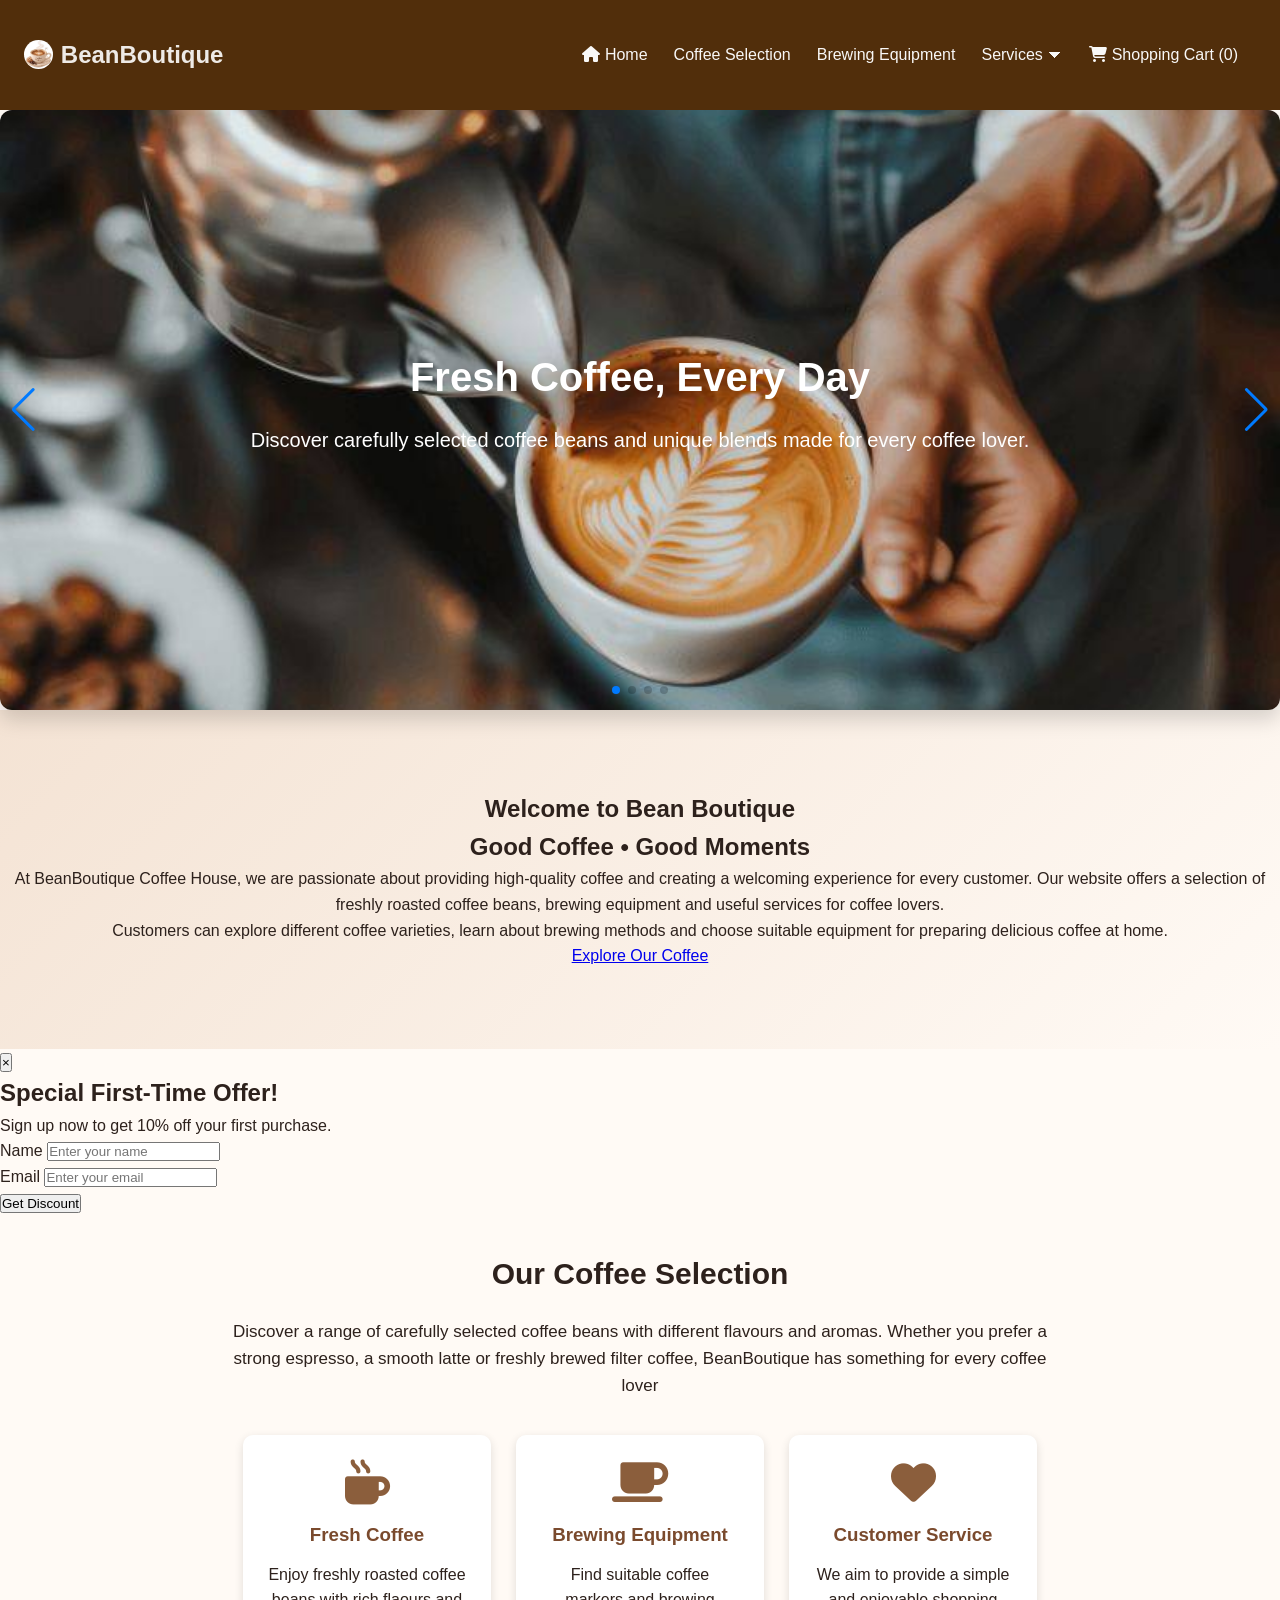
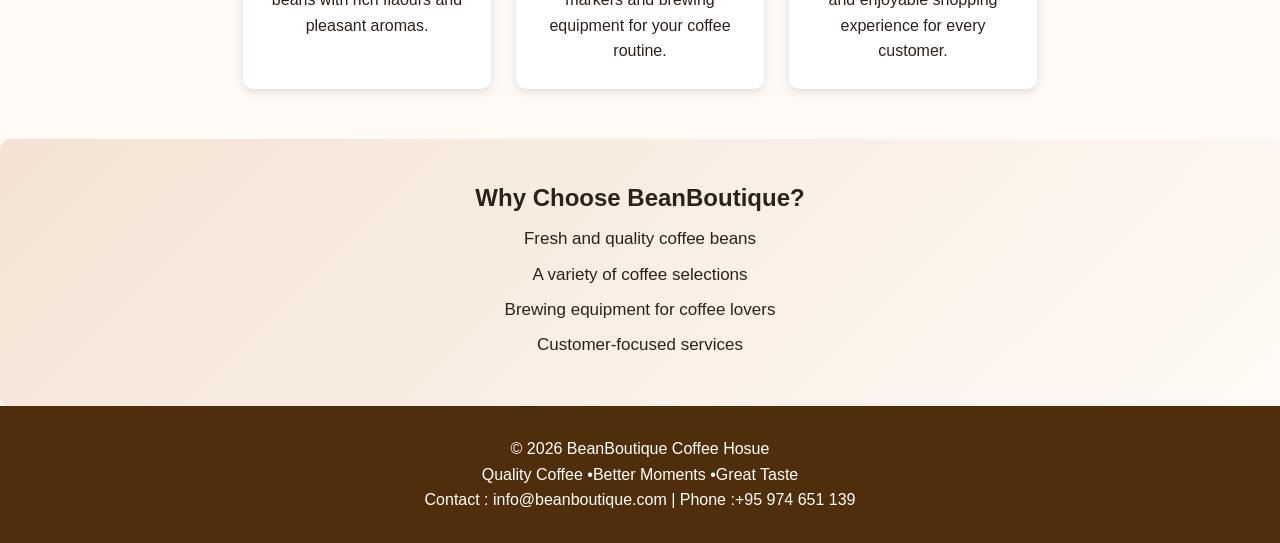
<file: index.html>
<!doctype html>
<html lang="en">
  <head>
    <meta charset="UTF-8">
    <meta name="viewport" content="width=device-width, initial-scale=1.0">

    <title>Bean Boutique Coffee House</title>
    <link rel="stylesheet" href="css/style.css">
    <link
      rel="stylesheet"
      href="https://cdnjs.cloudflare.com/ajax/libs/font-awesome/6.5.2/css/all.min.css">
    <link
      rel="stylesheet"
      href="https://cdn.jsdelivr.net/npm/swiper@11/swiper-bundle.min.css">
    <link 
      rel="stylesheet"
      href="https://unpkg.com/aos@2.3.1/dist/aos.css">
  </head>

  <body>
    <!-- Navigation Bar-->
    <nav>
      <div class="navbar">
        <div class="logo">
          <img src="images/logo.jpg" alt="Bean Boutique Logo" class="logo-icon">
          BeanBoutique
        </div>
        <div class="menu-toggle" onclick="toggleMenu()">
          <i class="fa-solid fa-bars"></i>
        </div>
        <ul class="menu" id="navMenu">
          <li>
            <a href="index.html"><i class="fa-solid fa-house"></i> Home</a>
          </li>
          <li><a href="coffee-selection.html">Coffee Selection</a></li>
          <li><a href="equipment.html">Brewing Equipment</a></li>
          <li>
            <a href="#">Services ⏷</a>
            <div class="dropdown">
              <a href="events.html">Events and Workshops</a>
              <a href="offer.html">Special Offers and  Scriptions</a>
            </div>
          </li>
          <li>
            <a href="cart.html">
              <i class="fa-solid fa-cart-shopping"></i> Shopping Cart
              (<span id="cartCount">0</span>)</a>
          </li>
        </ul>
      </div>
    </nav>
    
    <!-- Main Content-->
    <main>
      <!-- Hero Slideshow-->
      <div class="swiper mySwiper">
        <div class="swiper-wrapper">

          <!-- Slide 1: Coffee beans-->
          <div class="swiper-slide">
            <img src="images/fresh-coffee-1.jpg" alt="Freshly roasted coffee beans">
            <div class="swiper-text">
              <h1>Fresh Coffee, Every Day</h1>
              <p>Discover carefully selected coffee beans and unique blends made for every coffee lover.</p>
            </div>
          </div>
          <!-- Slide 2: Brewing Equipment-->
          <div class="swiper-slide">
            <img src="images/coffee-beans.jpg" alt="Coffee Brewing Equipment">
            <div class="swiper-text">
              <h1>Brew Your Way</h1>
              <p>Find quality brewing equipment to create your perfect cup at home.</p>
            </div>
          </div>
          <!-- Slide 3: Coffee Experience-->
            <div class="swiper-slide">
              <img src="images/coffee.jpg" alt="Freshy brewed coffee">
              <div class="swiper-text">
              <h1>Your Perfect Coffee Moment</h1>
              <p>Enjoy rich flavours, comforting aromas and freshly brewed coffee every day.</p>
              </div>
            </div>
            <!-- Slide 4: Community-->
            <div class="swiper-slide">
              <img src="images/Fresh-coffee.jpg" alt="People enjoying coffee together">
              <div class="swiper-text">
              <h1>Coffee Brings Us together</h1>
              <p>Connect with fellow coffee lovers through our welcoming community, events and workshops</p>
              </div>
            </div>
            
          <div class="swiper-pagination"></div>
          <div class="swiper-button-prev"></div>
          <div class="swiper-button-next"></div>
        </div>
      </div>

      <!-- Welcome Section--> 
      <section id="home" class="hero">
        <div class="container hero-content">
          <div>
            <h2>Welcome to Bean Boutique</h2>
            <h2>Good Coffee • Good Moments</h2>
            <p>
              At BeanBoutique Coffee House, we are passionate about providing high-quality
            coffee and creating a welcoming experience for every customer. Our website offers
            a selection of freshly roasted coffee beans, brewing equipment and useful
            services for coffee lovers.
            </p>
            <p>
            Customers can explore different coffee varieties, learn about brewing methods and
            choose suitable equipment for preparing delicious coffee at home.
            </p>
            <a href="coffee-selection.html" class="hero-button">
              Explore Our Coffee
            </a>
          </div>
          <!-- <div class="hero-cup">☕</div> -->
        </div>
      </section>

      <div id="offerModal" class="modal-overlay">
        <div class="modal-content">
          <button class="close-btn" id="closeModal">&times;</button>
          <h2>Special First-Time Offer!</h2>
          <p>Sign up now to get 10% off your first purchase.</p>

          <form id="offerForm">
            <div class="input-group">
              <label for="userName">Name</label>
              <input
                type="text"
                id="userName"
                required
                placeholder="Enter your name"
              >
            </div>
            <div class="input-group">
              <label for="userEmail">Email</label>
              <input
                type="email"
                id="userEmail"
                required
                placeholder="Enter your email"
              >
            </div>
            <button type="submit" class="submit-btn">Get Discount</button>
          </form>

        </div>
      </div>
      <!-- Coffee Selection Section-->
      <section class="coffee-info" data-aos="fade-up">
        <h2> Our Coffee Selection</h2>
        <p>
          Discover a range of carefully selected coffee beans with different flavours and
          aromas. Whether you prefer a strong espresso, a smooth latte or freshly brewed
          filter coffee, BeanBoutique has something for every coffee lover
        </p>
        <div class="features">
          <div class="feature-box">
            <i class="fa-solid fa-mug-hot feature-icon"></i>
            <h3>Fresh Coffee</h3>
            <p>
              Enjoy freshly roasted coffee beans with rich
              flaours and pleasant aromas.
            </p>
          </div>
          <div class="feature-box" data-aos="fade-up">
            <i class="fa-solid fa-mug-saucer feature-icon"></i>
            <h3> Brewing Equipment</h3>
            <p> Find suitable coffee markers and brewing equipment for your coffee routine.</p>
          </div>
          <div class="feature-box">
            <i class="fa-solid fa-heart feature-icon"></i>
            <h3>Customer Service</h3>
            <p>
              We aim to provide a simple and enjoyable shopping experience for 
              every customer.
            </p>
          </div>
        </div>
      </section>
      <section class="why-us">
        <h2>Why Choose BeanBoutique?</h2>
        <ul>
          <li>Fresh and quality coffee beans</li>
          <li>A variety of coffee selections</li>
          <li>Brewing equipment for coffee lovers</li>
          <li>Customer-focused services</li>
        </ul>
      </section>
      </main>
      <!-- Footer Section-->
    <footer class="footer">
      <p> &copy; 2026 BeanBoutique Coffee Hosue</p>
      <p>Quality Coffee •Better Moments •Great Taste</p>
      <p> Contact : info@beanboutique.com |
          Phone :+95 974 651 139
      </p>
    </footer>

    <script src="js/popup.js"></script>

    <script>
      function toggleMenu() {
        document.getElementById("navMenu").classList.toggle("active");
      }
    </script>
    <script src="https://cdn.jsdelivr.net/npm/swiper@11/swiper-bundle.min.js"></script>
    <script src="js/slide.js"></script>

    <script src="https://unpkg.com/aos@2.3.1/dist/aos.js"></script>
    <script>
      AOS.init({
        duration: 800,
        once:true,
        offset: 100
      });
    </script>
  </body>
</html>
</file>
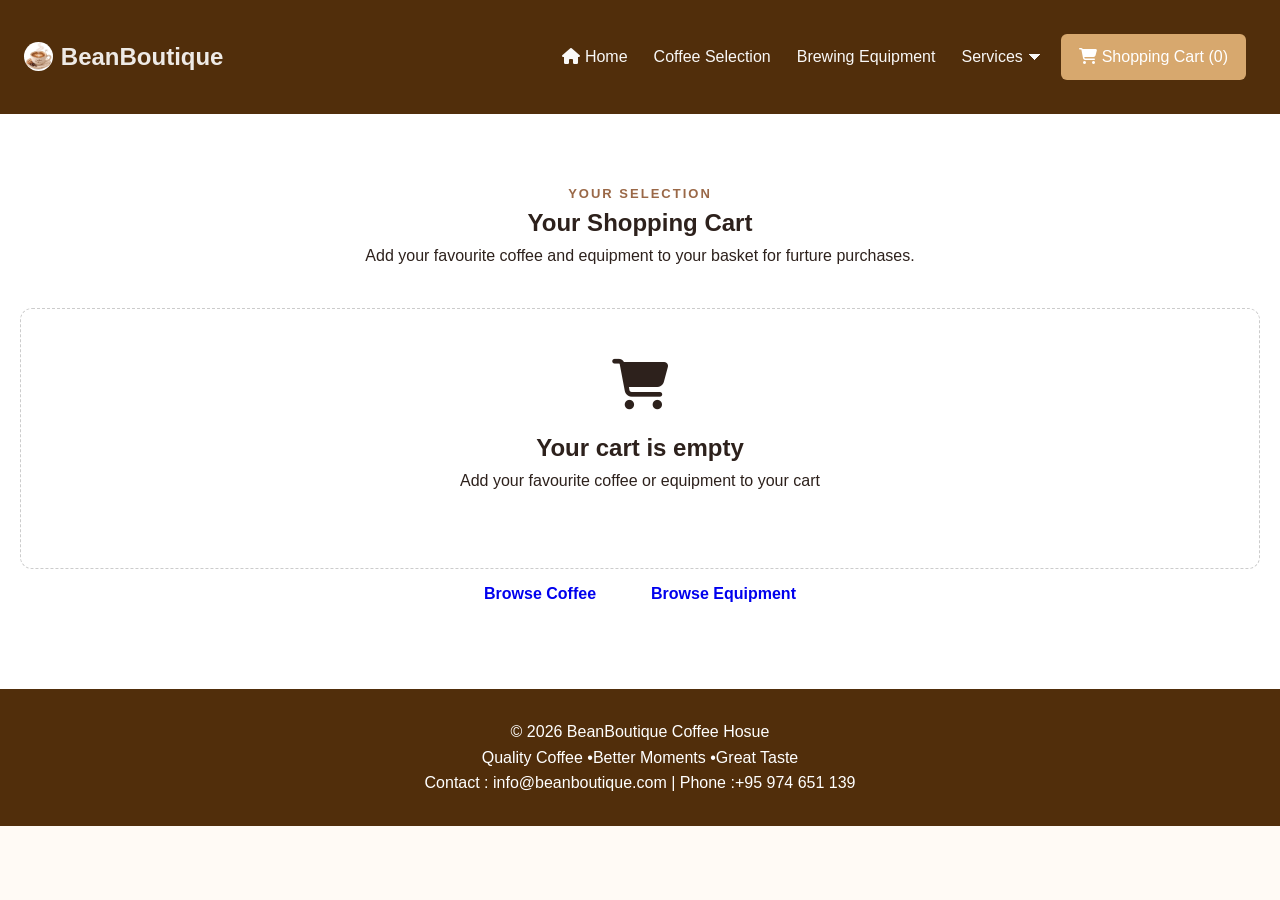
<file: cart.html>
<!DOCTYPE html>
<html lang="en">
    <head>
        <meta charset="UTF-8">
        <meta name="viewport" content="width=device-width, initial-scale=1.0">
        <title>Bean & Brew Coffee Shop</title>
        <link rel="stylesheet" href="css/style.css">
        <link rel="stylesheet"
            href="https://cdnjs.cloudflare.com/ajax/libs/font-awesome/6.5.2/css/all.min.css">
        <link rel="stylesheet"
            href="https://cdn.jsdelivr.net/npm/swiper@11/swiper-bundle.min.css">

        <!-- AOS.js -->
        <link href="https://cdn.jsdelivr.net/npm/aos@2.3.4/dist/aos.css"
            rel="stylesheet">
        <script
            src="https://cdn.jsdelivr.net/npm/aos@2.3.4/dist/aos.js"></script>
    </head>

    <body>

        <nav>
            <div class="navbar">
                <div class="logo">
                    <img src="images/logo.jpg" alt="Logo Icon"
                        class="logo-icon">
                    BeanBoutique
                </div>
                <div class="menu-toggle" onclick="toggleMenu()">☰</div>
                <ul class="menu" id="navMenu">
                    <li><a href="index.html"><i class="fa-solid fa-house"></i>
                            Home</a></li>
                    <li><a href="coffee-selection.html">Coffee
                            Selection</a></li>
                    <li><a href="equipment.html">Brewing Equipment</a></li>
                    <li>
                        <a href="#">Services ⏷</a>
                        <div class="dropdown">
                            <a href="events.html">Events and Workshops</a>
                            <a href="offer.html">Special Offers and
                                Scriptions</a>

                        </div>
                    </li>
                    <li>
                        <a href="cart.html" class="cart-btn">
                            <i class="fa-solid fa-cart-shopping"></i>
                            Shopping Cart (<span id="cartCount">0</span>)
                        </a>
                    </li>
            </ul>
        </div>
    </nav>
<!-- Shopping Cart-->
 <section class="cart-section">
    <div class="cart-heading">
        <p class="section-kicker">YOUR SELECTION</p>
        <h1>Your Shopping Cart</h1>
        <p>
            Add your favourite coffee and equipment to your
            basket for furture purchases.
        </p>
    </div>
    <div id="cartItems" class="cart-items"></div>
    <div id="emptyCart" class="empty-cart">
        <i class="fa-solid fa-cart-shopping"></i>
        <h2>Your cart is empty</h2>
        <p>Add your favourite coffee or equipment to your cart</p>
    </div>
    
        <div class="empty-cart-buttons">
            <a href="coffee-selection.html"
            class="cart-shopping-btn">
        Browse Coffee
            </a>
            <a href="equipment.html"
           class="cart-shopping-btn">
           Browse Equipment
            </a>
        </div>
    <!-- Cart Summary -->
     <div id="cartSummary" class="cart-summary">
        <h3>Order Summary</h3>
        <div class="summary-row">
            <span>Subtotal</span>
            <span id="totalPrice">
                $0.00
            </span>
        </div>
        <div class="summary-row">
            <span>Delivery</span>
            <span>Calculated at checkout</span>
        </div>
        <hr>
        <div class="summary-total">
            <span>Total</span>
            <span id="cartTotal">
                $0.00
            </span>
        </div>

        <div class="cart-actions">
            <a href="coffee-selection.html"
               class="continue-shopping">
            <i class="fa-solid fa-arrow-left"></i>
        Continue Shopping
            </a>

        <button onclick="checkout()"
                class="checkout-btn">
            Proceed to checkout
        <i class="fa-solid fa-arrow-right"></i>
        </button>
        </div>
    </div>
 </section>

  <!-- Footer Section-->
    <footer class="footer">
      <p>&copy; 2026 BeanBoutique Coffee Hosue</p>
      <p>Quality Coffee •Better Moments •Great Taste</p>
      <p> Contact : info@beanboutique.com |
          Phone :+95 974 651 139
      </p>
    </footer>
     <script src="js/cart1.js"></script>
        <script>
        function toggleMenu() {
            document.getElementById("navMenu").classList.toggle("active");
        }  
    </script>
    </body>
</html>
</file>
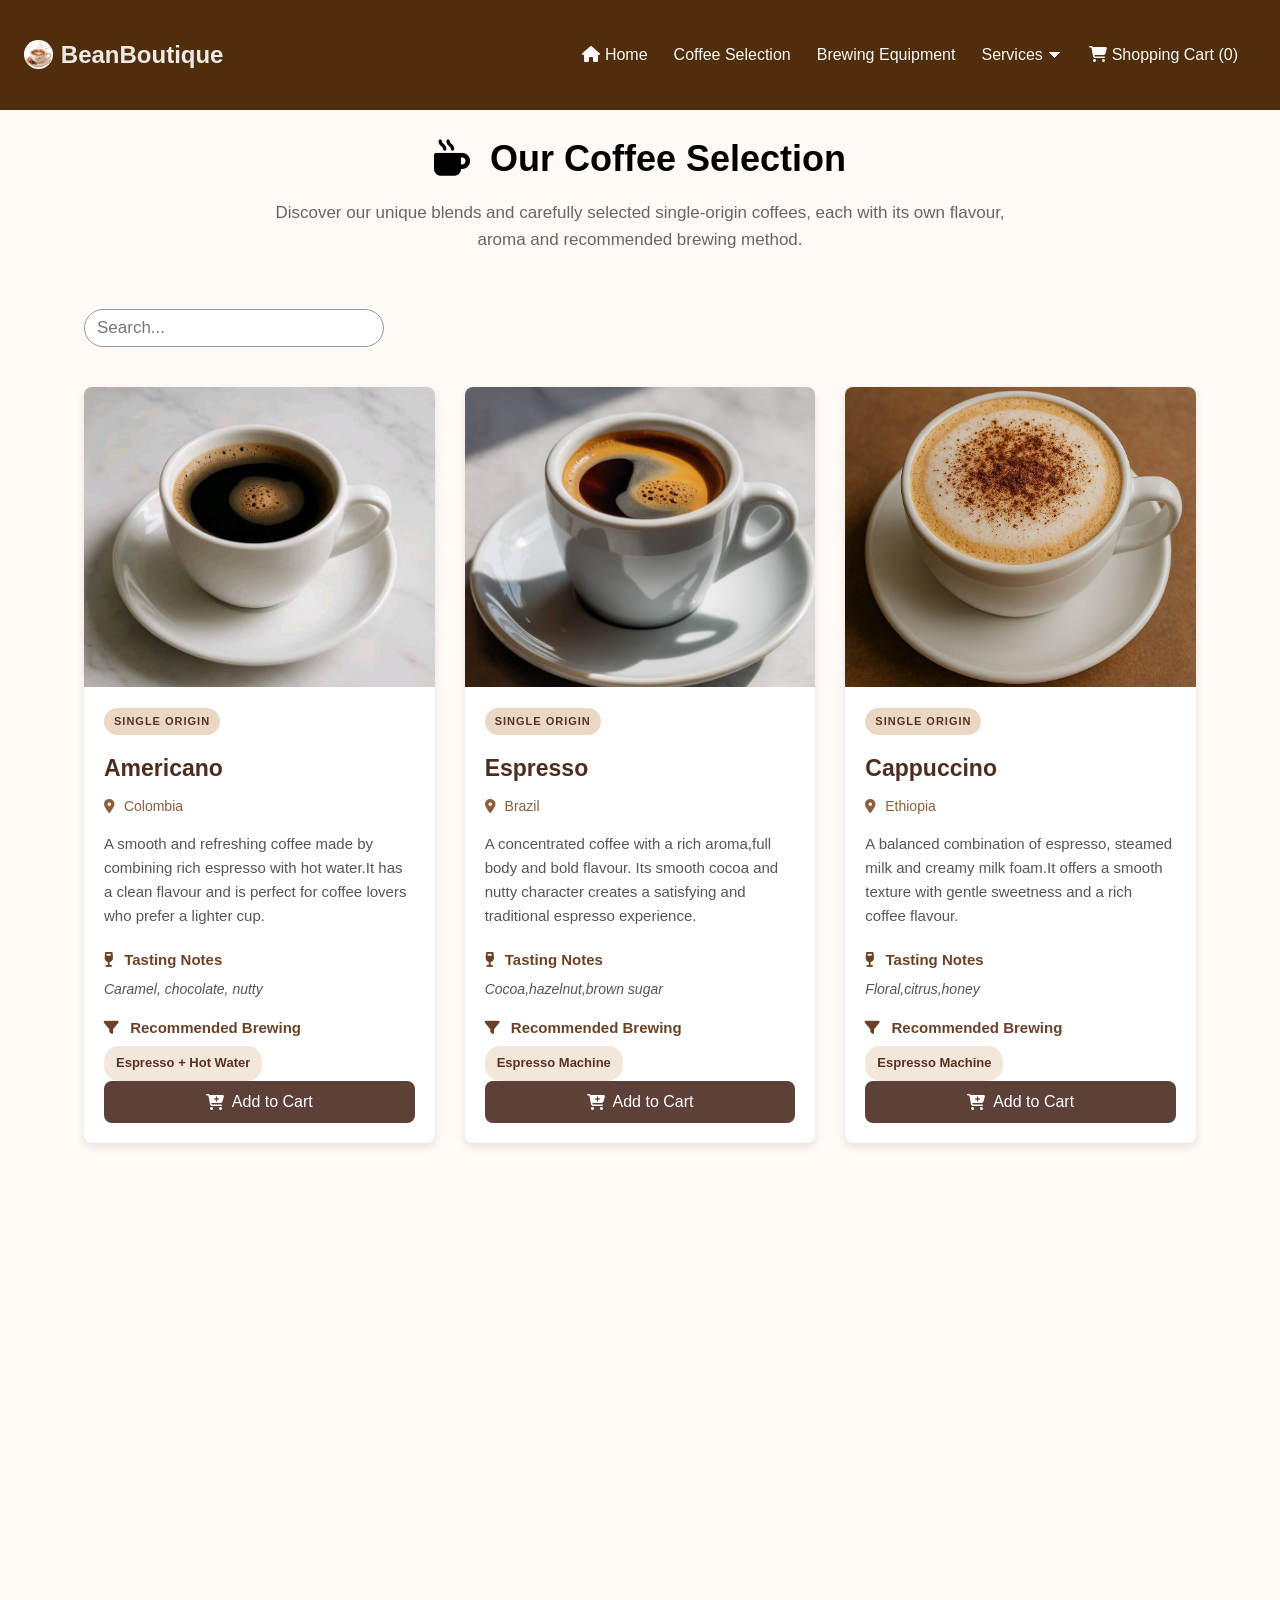
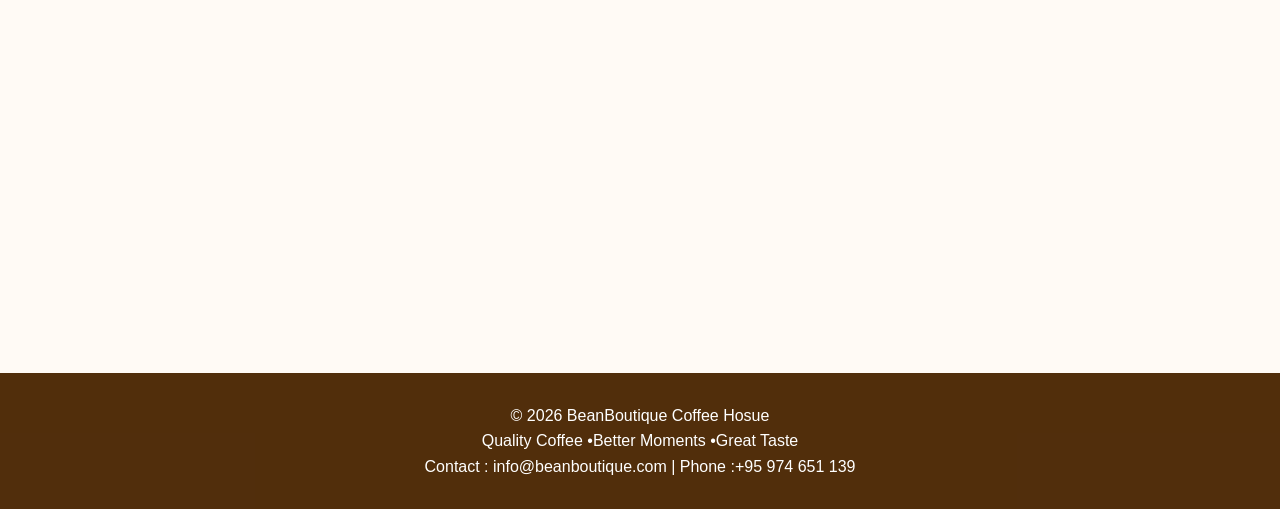
<file: coffee-selection.html>
<!DOCTYPE html>
<html lang="en">
    <head>
        <meta charset="UTF-8">
        <meta name="viewport" content="width=device-width, initial-scale=1.0">
        <title>Bean & Brew Coffee Shop</title>
        <link rel="stylesheet" href="css/style.css">
        <link rel="stylesheet"
            href="https://cdnjs.cloudflare.com/ajax/libs/font-awesome/6.5.2/css/all.min.css">
        <link rel="stylesheet"
            href="https://cdn.jsdelivr.net/npm/swiper@11/swiper-bundle.min.css">

        <!-- AOS.js -->
        <link href="https://cdn.jsdelivr.net/npm/aos@2.3.4/dist/aos.css"
            rel="stylesheet">
        <script
            src="https://cdn.jsdelivr.net/npm/aos@2.3.4/dist/aos.js"></script>
    </head>

    <body>

        <nav>
            <div class="navbar">
                <div class="logo">
                    <img src="images/logo.jpg" alt="Logo Icon"
                        class="logo-icon">
                    BeanBoutique
                </div>
                <div class="menu-toggle" onclick="toggleMenu()">☰</div>
                <ul class="menu" id="navMenu">
                    <li><a href="index.html"><i class="fa-solid fa-house"></i>
                            Home</a></li>
                    <li><a href="coffee-selection.html">Coffee Selection</a></li>
                    <li><a href="equipment.html">Brewing Equipment</a></li>
                    <li>
                        <a href="#">Services ⏷</a>
                        <div class="dropdown">
                            <a href="events.html">Events and Workshops</a>
                            <a href="offer.html">Special Offers and
                                Scriptions</a>

                        </div>
                    </li>
                     <li>
            <a href="cart.html">
              <i class="fa-solid fa-cart-shopping"></i> Shopping Cart
              (<span id="cartCount">0</span>)</a>
          </li>
                </ul>
                </div>
        </nav>
        <!-- Coffee Selection-->
           <main class="coffee-container">
         <section class="coffee-heading">
            <h1>
                <i class="fa-solid fa-mug-hot"></i>
                Our Coffee Selection
            </h1>
            <p>
                Discover our unique blends and carefully selected
                single-origin coffees, each with its own flavour, aroma and 
                recommended brewing method.
            </p>
         </section>

            <!-- Search-->
            <div class="search-container">
                    <input type="text" id="productSearch" 
                    class="searchInput" placeholder="Search..."
                        onkeyup="filterItems()">
                    <!-- <button><i class="fa fa-search"></i></button> -->
                </div>
            <!-- Coffee Cards-->
            <div class="coffee-grid">

            <!-- 1.Americano-->
                <div class="coffee-card" data-aos="fade-up" data-aos-delay="200"
                    data-aos-duration="800">
                   
                    <img src="images/Americano.jpg"
                        alt="Americano Coffee" class="coffee-image">

                    <div class="coffee-content">
                        <span class="coffee-type">
                            SINGLE ORIGIN
                        </span>
                        <h2 class="coffee-name">Americano</h2>
                        <span class="coffee-origin">
                            <i class="fa-solid fa-location-dot"></i>
                            Colombia
                        </span>

                        <p class="coffee-description">
                            A smooth and refreshing coffee made by combining rich
                            espresso with hot water.It has a clean flavour and is perfect
                            for coffee lovers who prefer a lighter cup.
                        </p>

                        <h3>
                            <i class="fa-solid fa-wine-glass"></i>
                            Tasting Notes
                        </h3>
                        <p class="coffee-notes">
                            Caramel, chocolate, nutty
                        </p>
                        
                        <h3>
                            <i class="fa-solid fa-filter"></i>
                            Recommended Brewing
                        </h3>
                    
                        <p class="brewing-method">
                            Espresso + Hot Water
                        </p>
                <button class="add-cart-btn"
                onclick="addCoffeeToCart('Americano', 4.50, 'images/Americano.jpg')">
                <i class="fa-solid fa-cart-plus"></i>
            Add to Cart</button>
                    </div>
                </div>
              
                <!-- 2.Espresso-->
                <div class="coffee-card" data-aos="fade-up" data-aos-delay="200"
                    data-aos-duration="800">
                   
                    <img src="images/Espresso.jpg"
                        alt="Espresso" class="coffee-image">

                    <div class="coffee-content">
                        <span class="coffee-type">
                            SINGLE ORIGIN
                        </span>
                        <h2 class="coffee-name">Espresso</h2>
                        <span class="coffee-origin">
                            <i class="fa-solid fa-location-dot"></i>
                            Brazil
                        </span>

                        <p class="coffee-description">
                            A concentrated coffee with a rich aroma,full body and bold flavour.
                            Its smooth cocoa and nutty character creates a satisfying and traditional
                            espresso experience. 
                        </p>

                        <h3>
                            <i class="fa-solid fa-wine-glass"></i>
                            Tasting Notes
                        </h3>
                        <p class="coffee-notes">
                          Cocoa,hazelnut,brown sugar
                        </p>
                        
                        <h3>
                            <i class="fa-solid fa-filter"></i>
                            Recommended Brewing
                        </h3>
                    
                        <p class="brewing-method">
                            Espresso Machine
                        </p>
                <button class="add-cart-btn"
                onclick="addCoffeeToCart('Espresso', 4.00, 'images/Espresso.jpg')">
                <i class="fa-solid fa-cart-plus"></i>
                Add to Cart</button>
                    </div>
                </div>
                
                 <!-- 3.Cappuccino-->
                <div class="coffee-card" data-aos="fade-up" data-aos-delay="200"
                    data-aos-duration="800">
                   
                    <img src="images/Cappuccino.jpg"
                        alt="Cappuccino" class="coffee-image">

                    <div class="coffee-content">
                        <span class="coffee-type">
                            SINGLE ORIGIN
                        </span>
                        <h2 class="coffee-name">Cappuccino</h2>
                        <span class="coffee-origin">
                            <i class="fa-solid fa-location-dot"></i>
                            Ethiopia
                        </span>

                        <p class="coffee-description">
                           A balanced combination of espresso, steamed milk and creamy
                           milk foam.It offers a smooth texture with gentle sweetness
                           and a rich coffee flavour.
                        </p>

                        <h3>
                            <i class="fa-solid fa-wine-glass"></i>
                            Tasting Notes
                        </h3>
                        <p class="coffee-notes">
                         Floral,citrus,honey
                        </p>
                        
                        <h3>
                            <i class="fa-solid fa-filter"></i>
                            Recommended Brewing
                        </h3>
                    
                        <p class="brewing-method">
                            Espresso Machine
                        </p>
                <button class="add-cart-btn"
                onclick="addCoffeeToCart('Cappuccino', 5.00,'images/Cappuccino.jpg')">
                <i class="fa-solid fa-cart-plus"></i>
            Add to Cart</button>
                    </div>
                </div>

                 <!-- 4.latte-->
                <div class="coffee-card" data-aos="fade-up" data-aos-delay="200"
                    data-aos-duration="800">
                   
                    <img src="images/Latte.jpg"
                        alt="Latte" class="coffee-image">

                    <div class="coffee-content">
                        <span class="coffee-type">
                            Unique Blend
                        </span>
                        <h2 class="coffee-name">Latte</h2>
                        <span class="coffee-origin">
                            <i class="fa-solid fa-location-dot"></i>
                           Brazil & Colombia
                        </span>

                        <p class="coffee-description">
                           A smooth and creamy coffee made with espresso and steamed milk,
                           finished with a light layer of foam.Its mild coffee flavour 
                           and silky texture make it ideal for a relaxed coffee break.
                        </p>

                        <h3>
                            <i class="fa-solid fa-wine-glass"></i>
                            Tasting Notes
                        </h3>
                        <p class="coffee-notes">
                         Milk chocolate,caramel,roasted nuts
                        </p>
                        
                        <h3>
                            <i class="fa-solid fa-filter"></i>
                            Recommended Brewing
                        </h3>
                    
                        <p class="brewing-method">
                            Espresso Machine
                        </p>
                    <button class="add-cart-btn"
                onclick="addCoffeeToCart('Latte', 5.50,'images/Latte.jpg')">
                <i class="fa-solid fa-cart-plus"></i>
            Add to Cart</button>
                    </div>
                </div>

                <!-- 5.Mocha-->
                <div class="coffee-card" data-aos="fade-up" data-aos-delay="200"
                    data-aos-duration="800">
                   
                    <img src="images/Mocha.jpg"
                        alt="Mocha" class="coffee-image">

                    <div class="coffee-content">
                        <span class="coffee-type">
                            Unique Blend
                        </span>
                        <h2 class="coffee-name">Mocha</h2>
                        <span class="coffee-origin">
                            <i class="fa-solid fa-location-dot"></i>
                           Brazil & Colombia
                        </span>

                        <p class="coffee-description">
                           A rich and idulgent coffee combining bold espresso with chocolate add
                           steamed milk.Its smooth texture and sweet cocoa flavour make it a popular
                           choice for customers who enjoy a dessert-style coffee.

                        </p>

                        <h3>
                            <i class="fa-solid fa-wine-glass"></i>
                            Tasting Notes
                        </h3>
                        <p class="coffee-notes">
                         Dark chocolate, cocoa, caramel
                        </p>
                        
                        <h3>
                            <i class="fa-solid fa-filter"></i>
                            Recommended Brewing
                        </h3>
                    
                        <p class="brewing-method">
                            Espresso Machine
                        </p>
                        <button class="add-cart-btn"
                onclick="addCoffeeToCart('Mocha', 5.00,'images/Mocha.jpg')">
                <i class="fa-solid fa-cart-plus"></i>
            Add to Cart</button>

                    </div>
                </div>
                <!-- 6.Cold Brew-->
                <div class="coffee-card" data-aos="fade-up" data-aos-delay="200"
                    data-aos-duration="800">
                   
                    <img src="images/cold-brew.jpg"
                        alt="Cold Brew" class="coffee-image">

                    <div class="coffee-content">
                        <span class="coffee-type">
                            Unique Blend
                        </span>
                        <h2 class="coffee-name">Cold Brew</h2>
                        <span class="coffee-origin">
                            <i class="fa-solid fa-location-dot"></i>
                         Colombia & Brazil
                        </span>

                        <p class="coffee-description">
                           A smooth and refreshing coffee prepared by slowly steeping
                           ground coffee in cold water.The longer brewing process creates
                           a naturally sweet flavour with low bitterness, making it ideal
                           for a chilled coffee drink.
                        </p>

                        <h3>
                            <i class="fa-solid fa-wine-glass"></i>
                            Tasting Notes
                        </h3>
                        <p class="coffee-notes">
                         Chocolate, caramel, nutty, smooth
                        </p>
                        
                        <h3>
                            <i class="fa-solid fa-filter"></i>
                            Recommended Brewing
                        </h3>
                    
                        <p class="brewing-method">
                            Cold Brew / Slow Steeping
                        </p>
                        <button class="add-cart-btn"
                onclick="addCoffeeToCart('Cold Brew', 5.50,'images/Cold Brew.jpg')">
                <i class="fa-solid fa-cart-plus"></i>
            Add to Cart</button>
                    </div>
                </div>
            </div>
            </main>
        <!-- Footer Section-->
    <footer class="footer">
      <p> &copy; 2026 BeanBoutique Coffee Hosue</p>
      <p>Quality Coffee •Better Moments •Great Taste</p>
      <p> Contact : info@beanboutique.com |
          Phone :+95 974 651 139
      </p>
    </footer>

<script src="js/cart1.js"></script>

<script>

    function toggleMenu() {
        document.getElementById("navMenu").classList.toggle("active");
    }

    AOS.init();

    function filterItems() {

        const search_input =
            document.getElementById('productSearch').value.toLowerCase();

        const cards =
            document.querySelectorAll('.coffee-card');

        cards.forEach(function(card) {

            const cname =
                card.querySelector('.coffee-name')
                    .textContent
                    .toLowerCase();

            if (cname.includes(search_input)) {

                card.style.display = "block";

            } else {

                card.style.display = "none";

            }

        });
    }

</script>

</body>
</html>
</file>
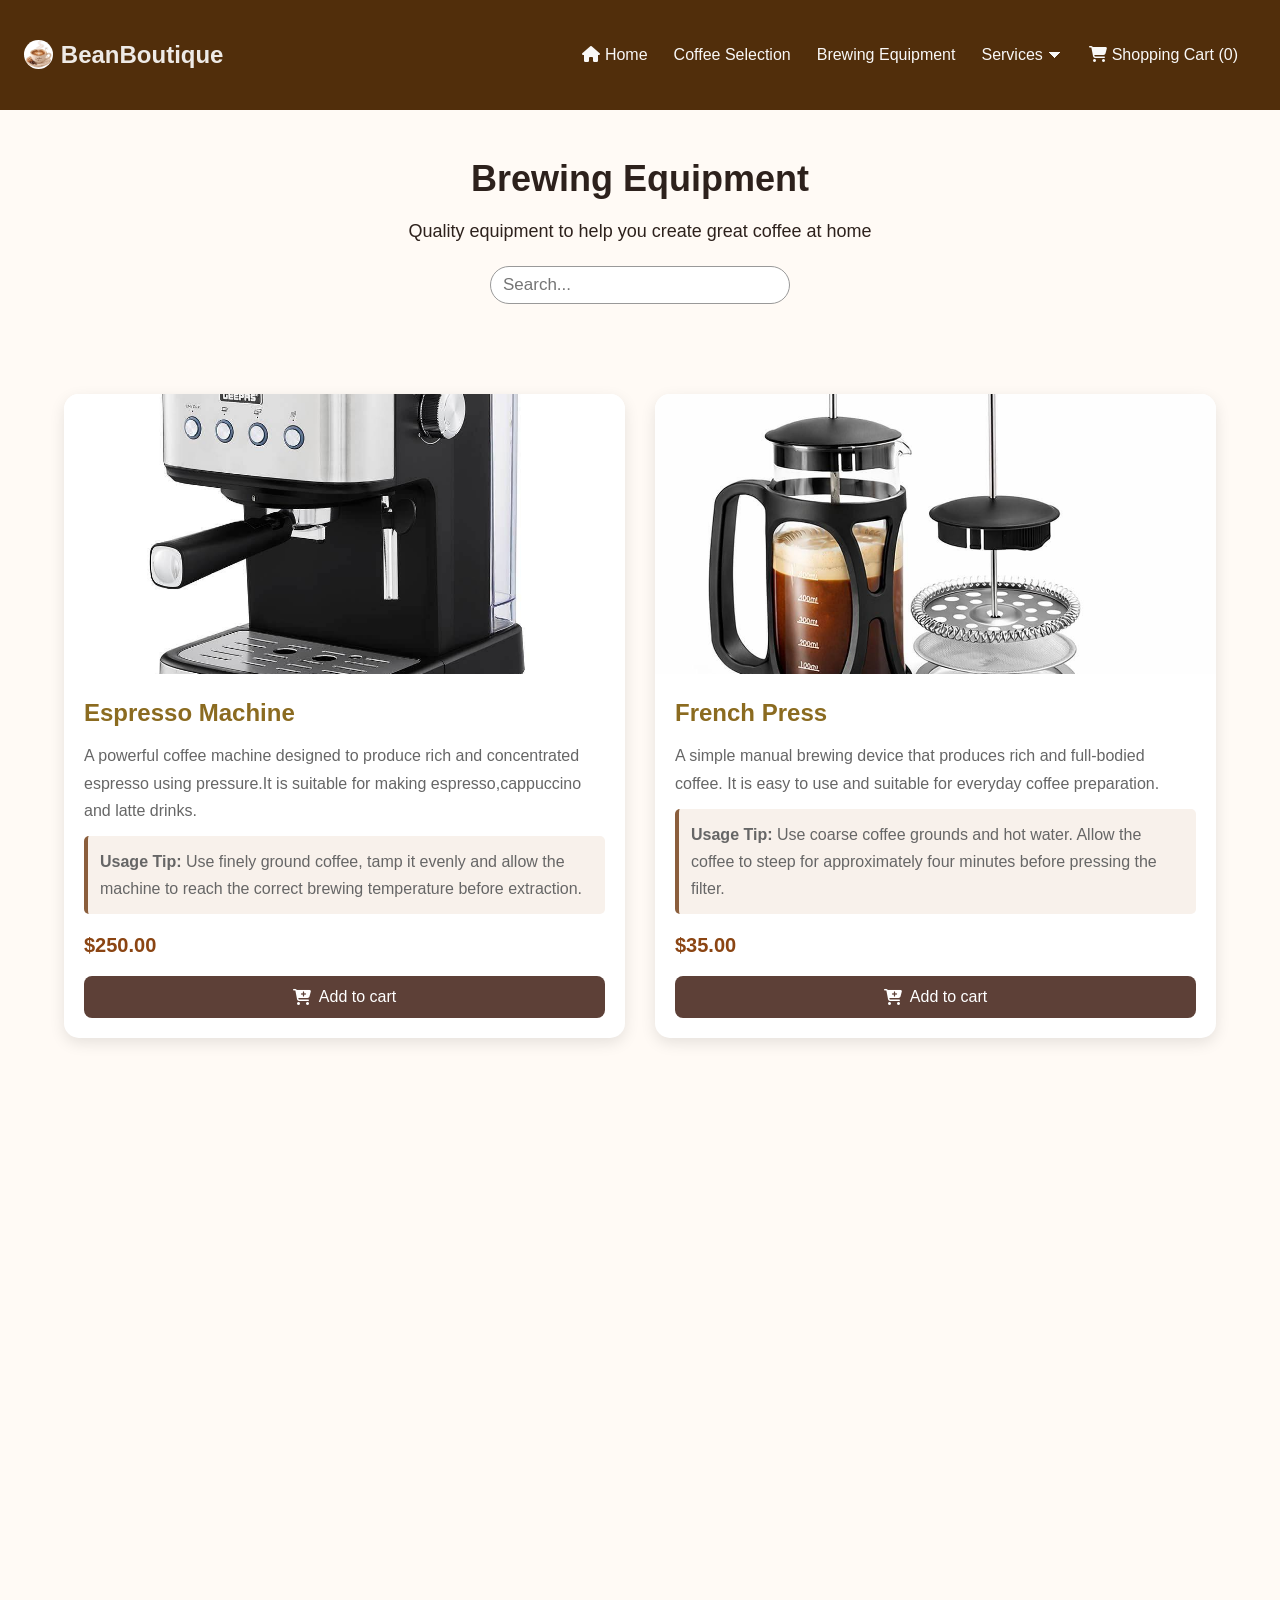
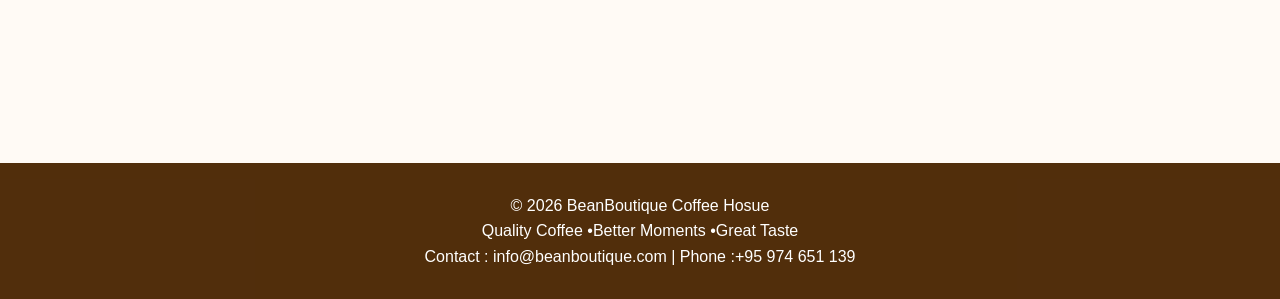
<file: equipment.html>
<!DOCTYPE html>
<html lang="en">
    <head>
        <meta charset="UTF-8">
        <meta name="viewport" content="width=device-width, initial-scale=1.0">
        <title>Bean & Brew Coffee Shop</title>
        <link rel="stylesheet" href="css/style.css">
        <link rel="stylesheet"
            href="https://cdnjs.cloudflare.com/ajax/libs/font-awesome/6.5.2/css/all.min.css">
        <link rel="stylesheet"
            href="https://cdn.jsdelivr.net/npm/swiper@11/swiper-bundle.min.css">

        <!-- AOS.js -->
        <link href="https://cdn.jsdelivr.net/npm/aos@2.3.4/dist/aos.css"
            rel="stylesheet">
        <script
            src="https://cdn.jsdelivr.net/npm/aos@2.3.4/dist/aos.js"></script>
    </head>

    <body>

        <nav>
            <div class="navbar">
                <div class="logo">
                    <img src="images/logo.jpg" alt="Logo Icon"
                        class="logo-icon">
                    BeanBoutique
                </div>
                <div class="menu-toggle" onclick="toggleMenu()">☰</div>
                <ul class="menu" id="navMenu">
                    <li><a href="index.html"><i class="fa-solid fa-house"></i>
                            Home</a></li>
                    <li><a href="coffee-selection.html">Coffee
                            Selection</a></li>
                    <li><a href="equipment.html">Brewing Equipment</a></li>
                    <li>
                        <a href="#">Services ⏷</a>
                        <div class="dropdown">
                            <a href="events.html">Events and Workshops</a>
                            <a href="offer.html">Special Offers and
                                Scriptions</a>

                        </div>
                    </li>
                    <li>
            <a href="cart.html">
              <i class="fa-solid fa-cart-shopping"></i> Shopping Cart
              (<span id="cartCount">0</span>)</a>
          </li>
            </ul>
            </div>
        </nav>

        <!-- Page Title -->
        <section class="title-section">
            <h1>Brewing Equipment</h1>
            <p>Quality equipment to help you create great coffee at home</p>

        <!-- Search-->
            <div class="search-container">
                <input type="text" id="itemSearch" class="searchInput"
                    placeholder="Search..."
                    onkeyup="filterItems()">
            </div>
        </section>

        <!-- Equipment Section -->
        <main class="equip-container">

            <div class="equip-grid">
        
        <!-- Equipment 1-->
                <div class="equip-card" 
                    data-aos="fade-up" 
                    data-aos-delay="200"
                    data-aos-duration="800">
                
                <img src="images/espresso-machine.jpg" alt="Espresso Machine">
                    <div class="equip-info">
                        <h2 class="equip-name">Espresso Machine</h2>
                        <p>
                            A powerful coffee machine designed to produce rich and 
                            concentrated espresso using pressure.It is suitable for
                            making espresso,cappuccino and latte drinks.
                        </p>
                <p class="usage-tip">
                    <strong>Usage Tip:</strong>
                    Use finely ground coffee, tamp it evenly and allow the machine
                    to reach the correct brewing temperature before extraction.
                </p>
                        
                <span class="price">$250.00</span>
                        
                <button class="add-cart-btn" 
                        onclick="addEquipmentToCart
                        ('EQ001',
                        'Espresso Machine',
                          250,
                        'images/espresso-machine.jpg',1)">
                <i class="fa-solid fa-cart-plus"></i>
                    Add to cart
                </button>
                    </div>

                </div>

                <!-- Equipment 2-->
                <div class="equip-card" 
                    data-aos="fade-up" 
                    data-aos-delay="200"
                    data-aos-duration="800">
                
                <img src="images/french-press.jpg" alt="French Press">
                    <div class="equip-info">
                        <h2 class="equip-name">French Press</h2>
                        <p>
                            A simple manual brewing device that produces rich and 
                            full-bodied coffee. It is easy to use and suitable for everyday 
                            coffee preparation.
                        </p>
                <p class="usage-tip">
                    <strong>Usage Tip:</strong>
                    Use coarse coffee grounds and hot water. Allow the coffee to steep
                    for approximately four minutes before pressing the filter.
                </p>
                        <span class="price">$35.00</span>
                <button class="add-cart-btn" 
                        onclick="addEquipmentToCart('EQ002','French Press',
                                 35,'images/french-press.jpg',1)">
                <i class="fa-solid fa-cart-plus"></i>
                    Add to cart
                </button>
                    </div>

                </div>
                <!-- Equipment 3-->
                <div class="equip-card" 
                    data-aos="fade-up" 
                    data-aos-delay="200"
                    data-aos-duration="800">
                
                <img src="images/pour-over-dripper.jpg" alt="Pour Over Dripper">
                    <div class="equip-info">
                        <h2 class="equip-name">Pour Over Dripper</h2>
                        <p>
                            A manual brewing tool that allows hot water to pass through 
                            coffee grounds and a paper filter. It produces a clean add
                            balanced cup.
                        </p>
                <p class="usage-tip">
                    <strong>Usage Tip:</strong>
                    Use medium-fine coffee grounds and pour hot water slowly in a circular
                    motion to achieve an even extraction.
                </p>
                        <span class="price">$22.00</span>
                 <button class="add-cart-btn" 
                        onclick="addEquipmentToCart('EQ003','Pour Over Dripper',
                                 22,'images/pour-over-dripper.jpg',1)">
                <i class="fa-solid fa-cart-plus"></i>
                    Add to cart
                </button>
                    </div>
                </div>
                <!-- Equipment 4-->
                <div class="equip-card" 
                    data-aos="fade-up" 
                    data-aos-delay="200"
                    data-aos-duration="800">
                
                <img src="images/moka-pot.jpg" alt="Moka Pot">
                    <div class="equip-info">
                        <h2 class="equip-name">Moka Pot</h2>
                        <p>
                            A traditional stovetop coffee maker thaat produces
                            strong and concentrated coffee.It is a popular choice
                            for home coffee lovers.
                        </p>
                <p class="usage-tip">
                    <strong>Usage Tip:</strong>
                    Fill the lower chamber with water and use medium-fine coffee grounds.
                    Heat gently and remove from the stove when the coffee is ready.
                </p>
                        <span class="price">$30.00</span>
                     <button class="add-cart-btn"
                             onclick="addEquipmentToCart('EQ004','Moka Pot',30,'images/moka-pot.jpg',1)">
                            <i class="fa-solid fa-cart-plus"></i>
                            Add to cart
                     </button>
                    </div>
                </div>
                <!-- Coffee cards are generated by JavaScript -->
            </div>
        </main>
<!-- Footer Section-->
    <footer class="footer">
      <p> &copy; 2026 BeanBoutique Coffee Hosue</p>
      <p>Quality Coffee •Better Moments •Great Taste</p>
      <p> Contact : info@beanboutique.com |
          Phone :+95 974 651 139
      </p>
    </footer>
    
    <script src="js/cart1.js"></script>
    <script>
        function filterItems(){
            const search=document.getElementById("itemSearch").value.toLowerCase();
            const items=document.querySelectorAll(".equip-card");

            items.forEach(function(item){
                const name=item.querySelector(".equip-name").textContent.toLowerCase();

            if (name.includes(search)){
                item.style.display="";
            }
            else{
                item.style.display="none";
            }
            });
        }
        AOS.init();
    </script>
    </body>
</html>
</file>
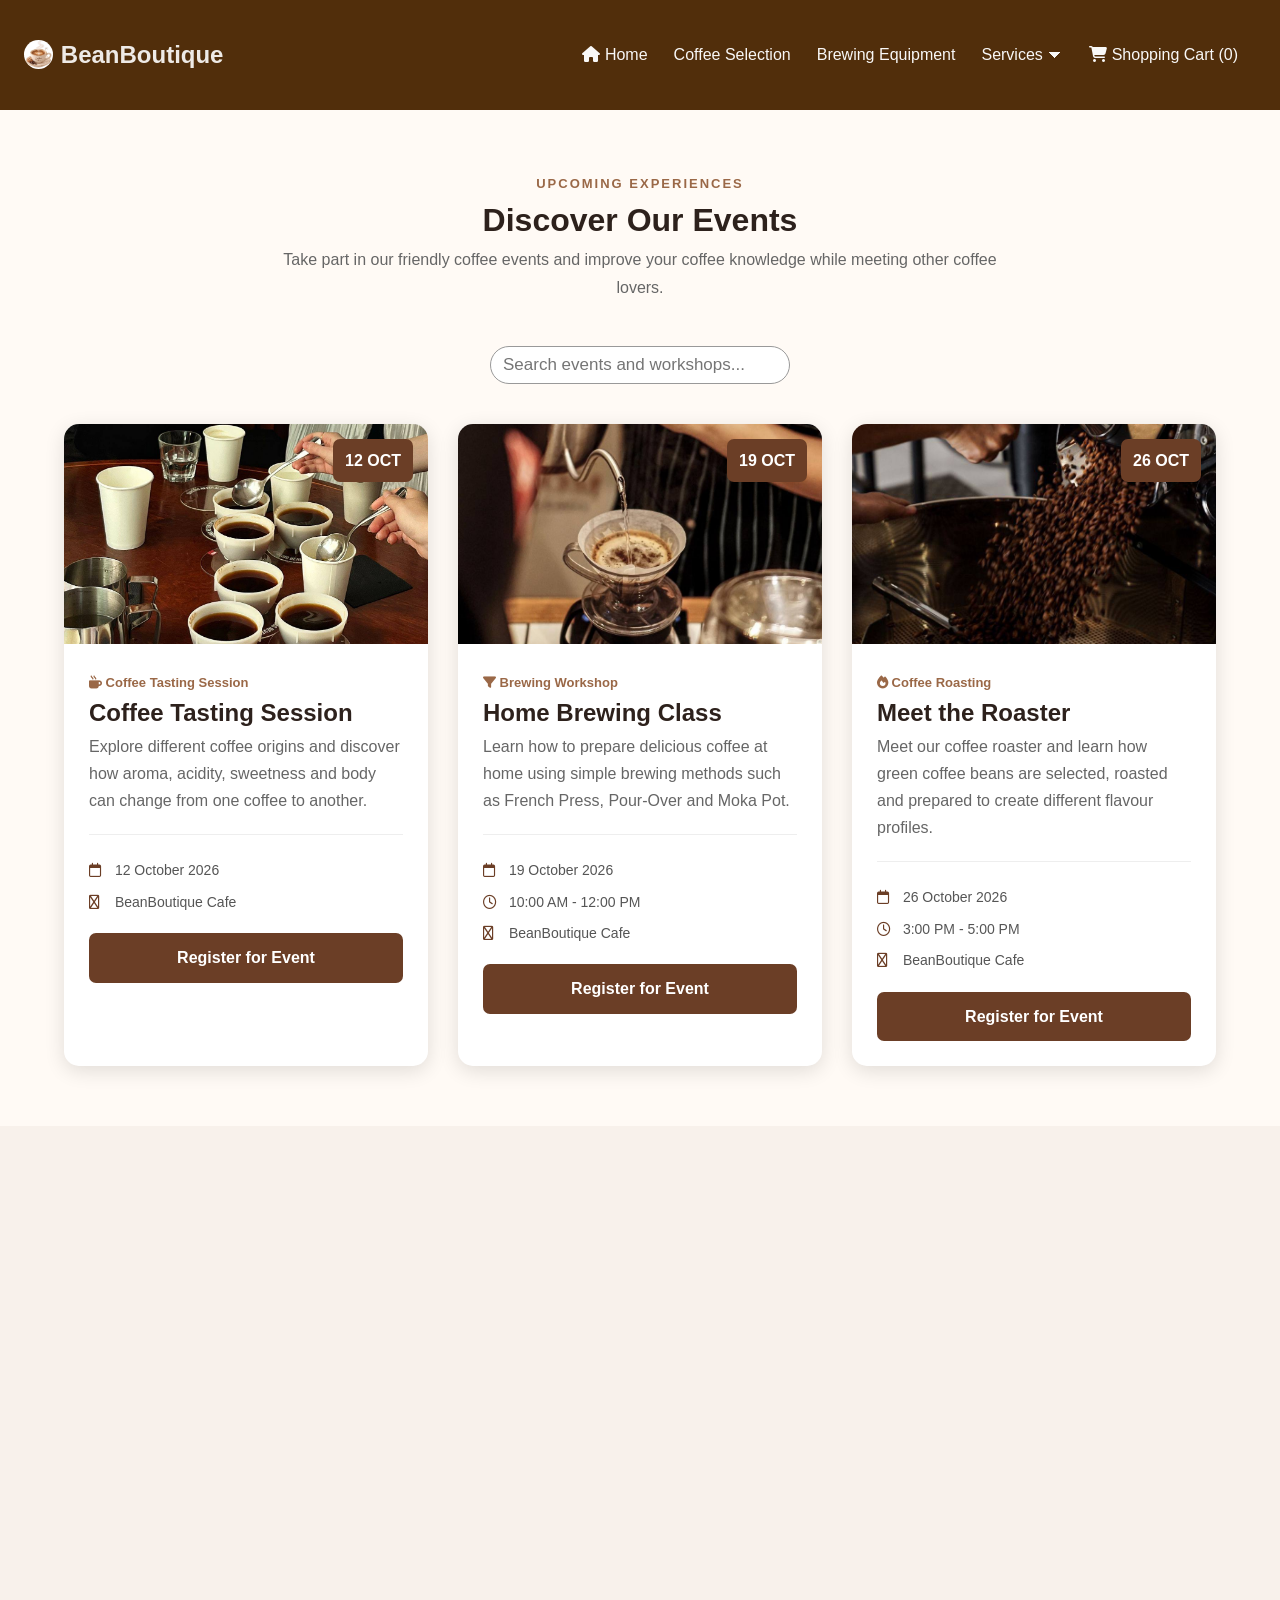
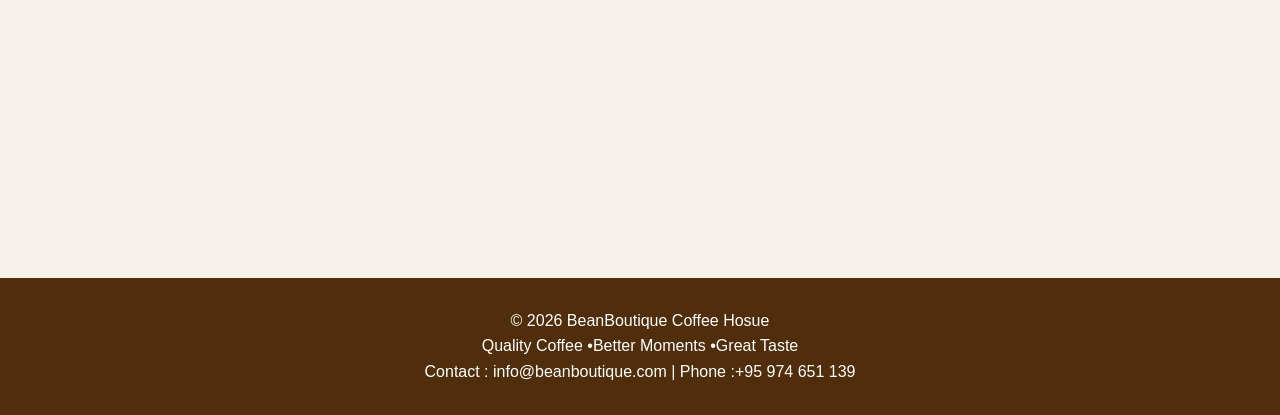
<file: events.html>
<!DOCTYPE html>
<html lang="en">
    <head>
        <meta charset="UTF-8">
        <meta name="viewport" content="width=device-width, initial-scale=1.0">
        <title>Bean & Brew Coffee Shop</title>
        <link rel="stylesheet" href="css/style.css">
        <link rel="stylesheet"
            href="https://cdnjs.cloudflare.com/ajax/libs/font-awesome/6.5.2/css/all.min.css">
        <link rel="stylesheet"
            href="https://cdn.jsdelivr.net/npm/swiper@11/swiper-bundle.min.css">

        <!-- AOS.js -->
        <link href="https://cdn.jsdelivr.net/npm/aos@2.3.4/dist/aos.css"
            rel="stylesheet">
        <script
            src="https://cdn.jsdelivr.net/npm/aos@2.3.4/dist/aos.js"></script>
    </head>

    <body>

        <nav>
            <div class="navbar">
                <div class="logo">
                    <img src="images/logo.jpg" alt="Logo Icon"
                        class="logo-icon">
                    BeanBoutique
                </div>
                <div class="menu-toggle" onclick="toggleMenu()">☰</div>
                <ul class="menu" id="navMenu">
                    <li><a href="index.html"><i class="fa-solid fa-house"></i>
                            Home</a></li>
                    <li><a href="coffee-selection.html">Coffee
                            Selection</a></li>
                    <li><a href="equipment.html">Brewing Equipment</a></li>
                    <li>
                        <a href="#">Services ⏷</a>
                        <div class="dropdown">
                            <a href="events.html">Events and Workshops</a>
                            <a href="offer.html">Special Offers and
                                Scriptions</a>

                        </div>
                    </li>
                    <li>
            <a href="cart.html">
              <i class="fa-solid fa-cart-shopping"></i> Shopping Cart
              (<span id="cartCount">0</span>)</a>
          </li>
                </ul>
            </div>
        </nav>
<!-- Upcoming Events-->
    <main class="events-container"
          id="events">

        <div class="section-heading">
            <span class="section-kicker">
                UPCOMING EXPERIENCES
            </span>
            <h1>Discover Our Events</h1>
            <p>
                Take part in our friendly coffee events and improve your
                coffee knowledge while meeting other coffee lovers.
            </p>
        </div>

    <!-- Search-->
    <div class="event-search-section">
        <div class="search-container">
            <input
                   type="text"
                   id="eventSearch"
                   class="searchInput"
                   placeholder="Search events and workshops..."
                   onkeyup="filterEvents()">
        </div>
    </div>

<div class="events-grid">
    
         <!-- Event1 -->
        <article class="event-card" data-aos="fade-up"
                    data-aos-duration="800">
                <div class="event-image">
            
                <img src="images/tasting.jpg"
                        alt="Coffee Tasting Session" class="coffee-image">
                <span class="event-date">
                    12 OCT
                </span>
                </div>
            <div class="event-content">
                <span class="event-type">
                    <i class="fa-solid fa-mug-hot"></i>
                    Coffee Tasting Session
                </span>
                <h2>
                    Coffee Tasting Session
                </h2>
                <p>
                    Explore different coffee origins and discover how aroma,
                    acidity, sweetness and body can change from one coffee
                    to another.
                </p>
            <div class="event-details">
                <p>
                    <i class="fa-regular fa-calendar"></i>
                    12 October 2026
                </p>
                <p>
                    <i class="fa-regular fa-location-dot"></i>
                    BeanBoutique Cafe
                </p>
        </div>
            <a href="#registration"
                class="event-register-btn"
                onclick="selectEvent('Coffee Tasting Session')">
                Register for Event</a>
            </div>
        </article>

        <!-- Event2 -->
        <article class="event-card" data-aos="fade-up" data-aos-delay="150"
                    data-aos-duration="800">

                    <div class="event-image">
                <img src="images/brewing.jpg"
                        alt="Home Brewing Class" class="Home Brewing Class">
                <span class="event-date">
                    19 OCT
                </span>
                </div>
            <div class="event-content">
                <span class="event-type">
                    <i class="fa-solid fa-filter"></i>
                    Brewing Workshop
                </span>
                <h2>
                    Home Brewing Class
                </h2>
                <p>
                    Learn how to prepare delicious coffee at home using simple
                    brewing methods such as French Press, Pour-Over and Moka Pot.
                </p>
            <div class="event-details">
                <p>
                    <i class="fa-regular fa-calendar"></i>
                    19 October 2026
                </p>
                <p>
                    <i class="fa-regular fa-clock"></i>
                    10:00 AM - 12:00 PM
                </p>
                <p>
                    <i class="fa-regular fa-location-dot"></i>
                    BeanBoutique Cafe
                </p>
            </div>
            <a href="#registration"
                class="event-register-btn"
                onclick="selectEvent('Home Brewing Class')">
                Register for Event</a>
            </div>
        </article>
       
        <!-- Event3 -->
        <article class="event-card" data-aos="fade-up" data-aos-delay="300"
                    data-aos-duration="800">
                
                <div class="event-image">
                <img src="images/roaster.jpg"
                        alt="Meet the Roaster" class="Meet the Roaster">
                <span class="event-date">
                    26 OCT
                </span>
                </div>
            <div class="event-content">
                <span class="event-type">
                    <i class="fa-solid fa-fire"></i>
                    Coffee Roasting
                </span>
                <h2>
                    Meet the Roaster
                </h2>
                <p>
                    Meet our coffee roaster and learn how green coffee beans are selected,
                    roasted and prepared to create different flavour profiles.
                </p>
            <div class="event-details">
                <p>
                    <i class="fa-regular fa-calendar"></i>
                    26 October 2026
                </p>
                <p>
                    <i class="fa-regular fa-clock"></i>
                    3:00 PM - 5:00 PM
                </p>
                <p>
                    <i class="fa-regular fa-location-dot"></i>
                    BeanBoutique Cafe
                </p>
            </div>
            <a href="#registration"
                class="event-register-btn"
                onclick="selectEvent('Meet the Roaster')">
                Register for Event</a>
            </div>
         </article>
        </div>
    </main>

    <!-- Registration-->
    <section class="registration-section"
            id="registration">

    <div class="registration-container">

    <!-- Left information-->
    <div class="registration-info"
         data-aos="fade-right">
        
        <span class="section-kicker">
            JOIN US
        </span>
    <h2>
        Register for an Event
    </h2>
    <p>
        Choose an event above and complete the registraion form.Your 
        registration details will be prepared in an email.
    </p>
    <div class="registraion-benefit">
        <div>
            <i class="fa-solid fa-check"></i>
            <span>
                Learn practical coffee skills
            </span>
        </div>
    <div>
        <i class="fa-solid fa-check"></i>
        <span>
            Discover new coffee flavours
        </span>
    </div>
    <div>
        <i class="fa-solid fa-check"></i>
        <span>
            Meet other coffee enthusiasts
        </span>
    </div>
    </div>
    </div>
    <!-- Registration Form -->

            <div class="registration-form-box"
                data-aos="fade-left">

                <form
                    action="mailto:hello@beanboutique.com"
                    method="post"
                    enctype="text/plain">


                    <h3>
                        Event Registration
                    </h3>


                    <!-- Selected Event -->

                    <label for="eventName">
                        Selected Event
                    </label>

                    <select
                        id="eventName"
                        name="Event"
                        required>
                        <option value="">
                            Select an event
                        </option>

                        <option value="Coffee Tasting Session">
                            Coffee Tasting Session
                        </option>

                        <option value="Home Brewing Class">
                            Home Brewing Class
                        </option>

                        <option value="Meet the Roaster">
                            Meet the Roaster
                        </option>

                    </select>


                    <!-- First Name -->

                    <label for="firstName">
                        First Name
                    </label>

                    <input
                        type="text"
                        id="firstName"
                        name="First Name"
                        placeholder="Enter your first name"
                        required>


                    <!-- Last Name -->

                    <label for="lastName">
                        Last Name
                    </label>

                    <input
                        type="text"
                        id="lastName"
                        name="Last Name"
                        placeholder="Enter your last name"
                        required>


                    <!-- Email -->

                    <label for="email">
                        Email Address
                    </label>

                    <input
                        type="email"
                        id="email"
                        name="Email Address"
                        placeholder="Enter your email address"
                        required>


                    <!-- Submit -->

                    <button
                        type="submit"
                        class="registration-submit">

                        <i class="fa-solid fa-paper-plane"></i>

                        Register Now

                    </button>


                    <p class="form-note">

                        Your email application will open
                        with your registration details.

                    </p>

                </form>

            </div>
        </div>
    </section>
        
        <!-- Footer Section-->
    <footer class="footer">
      <p>&copy; 2026 BeanBoutique Coffee Hosue</p>
      <p>Quality Coffee •Better Moments •Great Taste</p>
      <p> Contact : info@beanboutique.com |
          Phone :+95 974 651 139
      </p>
    </footer>
        <script>
        function toggleMenu() {
            document.getElementById("navMenu").classList.toggle("active");
        }  
    </script>

        <script>
        AOS.init();
        function filterEvents() {
            const input = document.getElementById('eventSearch').value.toLowerCase();
            const cards = document.querySelectorAll('.event-card');

            cards.forEach(function(card) {
                const text = card.textContent.toLocaleLowerCase();
                if (text.includes(input)){
                    card.style.display='block';
                }
                else{
                    card.style.display='none';
                }
            });
        }
    </script>
        <script src="js/register.js"></script>
        <script src="js/slide.js"></script>

    </body>
</html>
</file>
<file: css/style.css>
* {
    box-sizing: border-box;
    margin: 0;
    padding: 0;
}
html {
    scroll-behavior: smooth;
}
body {
    font-family: Helvetica, Arial, sans-serif;
    color: #2d211c;
    background: #fffaf5;
    line-height: 1.6;
}
img {
    max-width: 100%;
    display: block;
}

/* 2. HEADER / NAVIGATION */

nav {
    width: 100%;
    background-color: rgba(74, 38, 2, 0.96);
    position: sticky;
    top: 0;
    z-index: 1000;
}
.navbar {
    display: flex;
    align-items: center;
    justify-content: space-between;
    flex-wrap: wrap;
    padding: 1.5rem;
    color: rgb(238, 234, 230);
}
.logo {
    display: flex;
    align-items: center;
    gap: 8px;
    font-size: 1.5rem;
    font-weight: bold;
}
.logo-icon {
    width: 1.8rem;
    height: 1.8rem;
    border-radius: 50%;
    object-fit: cover;
}
.menu {
    display: flex;
    align-items: center;
    gap: 10px;
    list-style: none;
    padding: 10px;
}
.menu li {
    position: relative;
}
.menu a {
    display: block;
    color: rgb(249, 248, 247);
    text-decoration: none;
    padding: 0.5rem;
}
.menu a:hover {
    color: #e54f0f;
}
/* Dropdown */
.dropdown {
    display: none;
    position: absolute;
    top: 100%;
    left: 0;
    min-width: 220px;
    padding: 0.5rem 0;
    border-radius: 5px;
    background-color: rgba(110, 79, 48, 0.96);
    z-index: 1001;
}
.dropdown a {
    display: block;
    padding: 0.6rem 1rem;
}
.menu li:hover .dropdown {
    display: block;
}
.dropdown a:hover {
    color: #e54f0f;
}

/* Mobile menu button */
.menu-toggle {
    display: none;
    font-size: 1.5rem;
    cursor: pointer;
}

/* Shopping cart navigation button */
.cart-btn {
    background-color: #d7a86e;
    color: white !important;
    border-radius: 6px;
    padding: 10px 18px !important;
    font-size: 16px;
    cursor: pointer;
}
.cart-btn:hover {
    background-color: #b9854d;
}

/*  3. HERO / HOME PAGE*/
.hero {
    background: linear-gradient(135deg, #f4e3d4, #fffaf5);
    padding: 80px 0;
}
.hero-content {
    text-align: center;
}
.hero h1 {
    line-height: 1.05;
    margin-bottom: 20px;
}

/* Swiper */
.swiper {
    width: 100%;
    height: 600px;
    border-radius: 12px;
    overflow: hidden;
    box-shadow: 0 10px 20px rgba(0, 0, 0, 0.15);
}
.swiper-slide {
    position: relative;
}
.swiper-slide img {
    width: 100%;
    height: 100%;
    object-fit: cover;
}
.swiper-text {
    position: absolute;
    top: 50%;
    left: 50%;
    transform: translate(-50%, -50%);
    width: 80%;
    text-align: center;
    color: white;
}
.swiper-text h1 {
    font-size: 40px;
    margin-bottom: 15px;
}
.swiper-text p {
    font-size: 20px;
    margin-bottom: 20px;
}
.swiper-text h2 {
    color: #7a4529;
    background-color: #c0c2b7;
    margin-bottom: 20px;
}
.swiper-pagination-bullet-active {
    background: white;
}

/* Home main */
main {
    width: 100%;
    margin: auto;
}
.welcome {
    text-align: center;
    padding: 55px 20px 35px;
}
.welcome h2,
.coffee-info h2 {
    font-size: 30px;
    margin-bottom: 20px;
}
.welcome p {
    max-width: 900px;
    margin: 0 auto 15px;
    font-size: 17px;
}
.coffee-info {
    text-align: center;
    padding: 35px 20px 50px;
}
.coffee-info > p {
    max-width: 850px;
    margin: 0 auto 35px;
    font-size: 17px;
}

/* Feature boxes */
.features {
    display: flex;
    justify-content: center;
    gap: 25px;
    flex-wrap: wrap;
}
.feature-box {
    width: 20%;
    min-width: 240px;
    padding: 25px;
    background-color: white;
    border-radius: 10px;
    box-shadow: 0 3px 10px rgba(0, 0, 0, 0.12);
}
.feature-box h3 {
    color: #7a4a2d;
    margin-bottom: 12px;
}
.feature-icon {
    display: block;
    font-size: 45px;
    color: #8b5e3c;
    margin-bottom: 15px;
}
.why-us {
    padding: 40px;
    text-align: center;
    background: linear-gradient(135deg, #f4e3d4, #fffaf5);
    border-radius: 10px;
}
.why-us ul {
    list-style: none;
}
.why-us li {
    margin: 8px;
    font-size: 17px;
}

/* 4. SEARCH BOX*/
.searchInput {
    width: 300px;
    max-width: 90%;
    padding: 8px 12px;
    margin-top: 20px;
    font-size: 17px;
    border: 1px solid #999;
    border-radius: 20px;
}

/*  5. COFFEE SELECTION PAGE */
.coffee-container {
    width: 90%;
    max-width: 1200px;
    margin: 0 auto;
    padding: 20px;
}
.coffee-heading {
    text-align: center;
    margin-bottom: 35px;
}
.coffee-heading h1 {
    color: black;
    font-size: 36px;
    margin-bottom: 12px;
}
.coffee-heading h1 i {
    margin-right: 10px;
}
.coffee-heading p {
    max-width: 750px;
    margin: auto;
    color: #666;
    font-size: 17px;
}

/* Coffee grid */
.coffee-grid {
    display: grid;
    grid-template-columns: repeat(3, 1fr);
    gap: 30px;
    margin-top: 40px;
}
.coffee-card {
    overflow: hidden;
    background-color: #fff;
    border-radius: 8px;
    box-shadow: 0 4px 8px rgba(0, 0, 0, 0.1);
    transition: transform 0.3s ease;
}
.coffee-card:hover {
    transform: translateY(-5px);
}
.coffee-image {
    width: 100%;
    height: 300px;
    object-fit: cover;
}
.coffee-content {
    padding: 20px;
}
.coffee-type {
    display: inline-block;
    padding: 5px 10px;
    margin-bottom: 10px;
    background-color: #ead8c5;
    color: #5a321f;
    border-radius: 15px;
    font-size: 11px;
    font-weight: bold;
    letter-spacing: 1px;
}
.coffee-type.blend {
    background-color: #c89b6d;
    color: white;
}
.coffee-name {
    color: #4b2e20;
    font-size: 23px;
    margin: 5px 0 8px;
}
.coffee-origin {
    display: block;
    color: #8b5e3c;
    font-size: 14px;
    margin-bottom: 15px;
}
.coffee-origin i {
    margin-right: 5px;
}
.coffee-description {
    color: #555;
    font-size: 15px;
    line-height: 1.6;
    margin-bottom: 20px;
}
.coffee-content h3 {
    color: #6b4226;
    font-size: 15px;
    margin-top: 15px;
    margin-bottom: 6px;
}
.coffee-content h3 i {
    margin-right: 7px;
}
.coffee-notes {
    color: #555;
    font-size: 14px;
    font-style: italic;
    margin-bottom: 10px;
}
.brewing-method {
    display: inline-block;
    padding: 7px 12px;
    background-color: #f3e7db;
    color: #5a321f;
    border-radius: 15px;
    font-size: 13px;
    font-weight: bold;
}

/* 6. ADD TO CART BUTTON*/
.add-cart-btn {
    width: 100%;
    display: flex;
    align-items: center;
    justify-content: center;
    gap: 8px;
    padding: 12px 20px;
    background-color: #5d4037;
    color: white;
    border: none;
    border-radius: 8px;
    cursor: pointer;
    font-size: 16px;
}
.add-cart-btn:hover {
    background-color: #8d6e63;
}
.add-cart-btn i {
    display: inline-block;
}

/* 7. BREWING EQUIPMENT PAGE*/
.title-section {
    text-align: center;
    padding: 40px 20px;
}
.title-section h1 {
    font-size: 36px;
    margin-bottom: 10px;
}
.title-section p {
    font-size: 18px;
}
.equip-container {
    width: 90%;
    max-width: 1200px;
    margin: 50px auto;
}
.equip-grid {
    display: grid;
    grid-template-columns: repeat(2, 1fr);
    gap: 30px;
}
.equip-card {
    overflow: hidden;
    background: #fff;
    border-radius: 15px;
    box-shadow: 0 5px 15px rgba(0, 0, 0, 0.1);
    transition: transform 0.3s ease;
}
.equip-card:hover {
    transform: translateY(-8px);
}
.equip-card img {
    width: 100%;
    height: 280px;
    object-fit: cover;
}
.equip-info {
    padding: 20px;
}
.equip-name {
    color: #8b6b20;
    font-size: 1.5rem;
    margin-bottom: 10px;
}
.equip-info p {
    color: #666;
    line-height: 1.7;
}
.usage-tip {
    margin-top: 12px;
    padding: 12px;
    background: #f8f1eb;
    border-left: 4px solid #8b5e3c;
    border-radius: 5px;
}
.price {
    display: block;
    color: #8b4513;
    font-size: 20px;
    font-weight: bold;
    margin: 15px 0;
}

/*  8. SHOPPING CART PAGE */
.cart-section {
    padding: 70px 20px;
    background: #fff;
}
.cart-container {
    width: 90%;
    max-width: 1100px;
    margin: auto;
}
.cart-heading {
    text-align: center;
    margin-bottom: 40px;
}
.cart-heading h2 {
    font-size: 32px;
    margin: 10px 0;
}
.cart-heading p {
    line-height: 1.6;
}

/* Cart items */
.cart-items {
    display: flex;
    flex-direction: column;
    gap: 20px;
}
.cart-item {
    display: grid;
    grid-template-columns: 100px 1fr auto auto auto;
    gap: 20px;
    align-items: center;
}
.cart-item img {
    width: 90px;
    height: 90px;
    object-fit: cover;
    border-radius: 8px;
}
.cart-item-info h3 {
    margin-bottom: 8px;
}
.cart-item-info p {
    color: #666;
    font-size: 14px;
}
.cart-item-price {
    font-weight: bold;
    font-size: 18px;
}

/* Cart quantity */
.cart-quantity {
    display: flex;
    align-items: center;
    gap: 8px;
}
.cart-quantity button {
    width: 30px;
    height: 30px;
    border: none;
    border-radius: 5px;
    background-color: #795548;
    color: white;
    cursor: pointer;
}
.cart-quantity span {
    min-width: 25px;
    text-align: center;
}

/* Remove */
.remove-btn {
    border: none;
    background: none;
    color: #a33;
    cursor: pointer;
    font-size: 14px;
}
.remove-btn:hover {
    text-decoration: underline;
}

/* Empty cart */
.empty-cart {
    text-align: center;
    padding: 50px 20px;
    border: 1px dashed #ccc;
    border-radius: 12px;
}
.empty-cart i {
    font-size: 50px;
    margin-bottom: 20px;
}
.empty-cart h3 {
    font-size: 25px;
    margin-bottom: 10px;
}
.empty-cart p {
    margin-bottom: 25px;
}
.empty-cart-buttons {
    display: flex;
    justify-content: center;
    gap: 15px;
    flex-wrap: wrap;
}
.cart-shopping-btn {
    display: inline-block;
    padding: 12px 20px;
    text-decoration: none;
    border-radius: 6px;
    font-weight: bold;
}

/* Cart summary */
.cart-summary {
    margin-top: 40px;
    margin-left: auto;
    max-width: 500px;
    padding: 25px;
    border-radius: 12px;
    background: #f7f2ec;
    box-shadow: 0 3px 10px rgba(0, 0, 0, 0.08);
}
.cart-summary h3 {
    font-size: 24px;
    margin-bottom: 20px;
}
.summary-row,
.summary-total {
    display: flex;
    justify-content: space-between;
    gap: 20px;
    margin: 15px 0;
}
.summary-total {
    font-size: 22px;
    font-weight: bold;
}

/* Cart Action */
.cart-actions {
    display: flex;
    justify-content: space-between;
    gap: 15px;
    margin-top: 25px;
}

/* Continue Shopping */
.continue-shopping,
.checkout-btn {
    padding: 12px 18px;
    border-radius: 6px;
    text-decoration: none;
    cursor: pointer;
    font-weight: bold;
}

/* Check Button */
.checkout-btn {
    border: none;
    background-color: #388e3c;
    color: white;
}
.checkout-btn:hover {
    background-color: #2e7d32;;
}


/* 9. EVENTS & WORKSHOPS */
.events-container {
    width: 90%;
    max-width: 1200px;
    margin: 60px auto;
}
.section-heading {
    max-width: 750px;
    text-align: center;
    margin: 0 auto 45px;
}
.section-kicker {
    color: #9a6847;
    font-size: 13px;
    font-weight: bold;
    letter-spacing: 2px;
}
.section-heading h2,
.registration-info h2 {
    color: #4b2e20;
    font-size: 35px;
    margin: 12px 0;
}
.section-heading p {
    color: #666;
    line-height: 1.7;
}


/* Event search */
.event-search-section {
    width: 100%;
    text-align: center;
    margin: 0 auto 40px;
}
.event-search-section .search-container {
    width: 100%;
    display: flex;
    justify-content: center;
    align-items: center;
}
.event-search-section .searchInput {
    display: block;
    width: 300px;
    max-width: 90%;
    margin: 0 auto;
}

/* Event cards */
.events-grid {
    display: grid;
    grid-template-columns: repeat(3, 1fr);
    gap: 30px;
}
.event-card {
    overflow: hidden;
    background: white;
    border-radius: 15px;
    box-shadow: 0 5px 20px rgba(0, 0, 0, 0.12);
    transition: transform 0.3s ease;
}
.event-card:hover {
    transform: translateY(-8px);
}
.event-image {
    position: relative;
    height: 220px;
}
.event-image img {
    width: 100%;
    height: 100%;
    object-fit: cover;
}
.event-date {
    position: absolute;
    top: 15px;
    right: 15px;
    padding: 9px 12px;
    background: #6b3e26;
    color: white;
    border-radius: 7px;
    font-weight: bold;
}
.event-content {
    padding: 25px;
}
.event-type {
    color: #9a6847;
    font-size: 13px;
    font-weight: bold;
}
.event-content h3 {
    color: #4b2e20;
    font-size: 24px;
    margin: 10px 0;
}
.event-content > p {
    color: #666;
    line-height: 1.7;
}
.event-details {
    margin: 20px 0;
    padding-top: 15px;
    border-top: 1px solid #eee;
}
.event-details p {
    margin: 9px 0;
    color: #555;
    font-size: 14px;
}
.event-details i {
    width: 22px;
    color: #6b3e26;
}
.event-register-btn {
    display: block;
    text-align: center;
    padding: 12px;
    background: #6b3e26;
    color: white;
    border-radius: 7px;
    text-decoration: none;
    font-weight: bold;
}
.event-register-btn:hover {
    background: #4b2e20;
}

/* Event registration */
.registration-section {
    padding: 80px 20px;
    background: #f8f1eb;
}
.registration-container {
    max-width: 1100px;
    margin: auto;
    display: grid;
    grid-template-columns: 1fr 1fr;
    gap: 60px;
    align-items: center;
}
.registration-info p {
    color: #666;
    line-height: 1.8;
}
.registration-benefits {
    margin-top: 25px;
}
.registration-benefits div {
    display: flex;
    align-items: center;
    gap: 12px;
    margin: 15px 0;
}
.registration-benefits i {
    color: #6b3e26;
}

/* Registration form */
.registration-form-box {
    padding: 35px;
    background: white;
    border-radius: 15px;
    box-shadow: 0 5px 25px rgba(0, 0, 0, 0.1);
}
.registration-form-box h3 {
    color: #4b2e20;
    font-size: 25px;
    margin-bottom: 25px;
}
.registration-form-box label {
    display: block;
    margin: 15px 0 7px;
    color: #4b2e20;
    font-weight: bold;
}
.registration-form-box input,
.registration-form-box select {
    width: 100%;
    padding: 13px;
    border: 1px solid #ddd;
    border-radius: 7px;
    font-size: 15px;
}
.registration-form-box input:focus,
.registration-form-box select:focus {
    outline: none;
    border-color: #8b5e3c;
}
.registration-submit {
    width: 100%;
    margin-top: 22px;
    padding: 14px;
    border: none;
    border-radius: 7px;
    background: #6b3e26;
    color: white;
    font-size: 16px;
    font-weight: bold;
    cursor: pointer;
}
.registration-submit:hover {
    background: #4b2e20;
}
.form-note {
    text-align: center;
    color: #777;
    font-size: 12px;
    margin-top: 12px;
}

/*  10. SPECIAL OFFERS */
.offers-hero {
    min-height: 420px;
    display: flex;
    align-items: center;
    justify-content: center;
    padding: 70px 20px;
    text-align: center;
    background:
        linear-gradient(
            rgba(55, 32, 21, 0.75),
            rgba(55, 32, 21, 0.75)
        ),
        url("../images/coffee-bg.jpg") center/cover;
}
.offers-hero-content {
    max-width: 800px;
    color: white;
}
.offers-label {
    font-size: 14px;
    letter-spacing: 3px;
    font-weight: bold;
}
.offers-hero h1 {
    font-size: 50px;
    margin: 18px 0;
}
.offers-hero p {
    font-size: 18px;
    line-height: 1.7;
    margin-bottom: 30px;
}
.offers-hero-btn {
    display: inline-block;
    padding: 13px 28px;
    background-color: white;
    color: #5a3825;
    border-radius: 7px;
    text-decoration: none;
    font-weight: bold;
}
.offers-hero-btn:hover {
    background-color: #d7a86e;
    color: white;
}

/* Offers cards */
.offers-container {
    width: 90%;
    max-width: 1200px;
    margin: 60px auto;
}
.offers-grid {
    display: grid;
    grid-template-columns: repeat(3, 1fr);
    gap: 30px;
}
.offer-card {
    padding: 30px;
    background-color: white;
    border-radius: 15px;
    text-align: center;
    box-shadow: 0 5px 20px rgba(0, 0, 0, 0.12);
    transition: transform 0.3s ease;
}
.offer-card:hover {
    transform: translateY(-8px);
}
.offer-icon {
    font-size: 45px;
    color: #8b5e3c;
    margin-bottom: 15px;
}
.offer-tag {
    display: inline-block;
    padding: 6px 14px;
    background-color: #ead8c5;
    color: #5a321f;
    border-radius: 20px;
    font-size: 13px;
    font-weight: bold;
}
.offer-card h3 {
    color: #4b2e20;
    font-size: 23px;
    margin: 18px 0 12px;
}
.offer-card p {
    color: #666;
    line-height: 1.7;
}
.offer-details {
    text-align: left;
    margin-top: 15px;
    color: #555;
}
.offer-details i {
    color: #6b3e26;
    margin-right: 8px;
}

/* 11. SUBSCRIPTIONS */
.subscription-section {
    padding: 80px 20px;
    background-color: #f8f1eb;
}
.subscription-container {
    max-width: 1200px;
    margin: auto;
}
.subscription-grid {
    display: grid;
    grid-template-columns: repeat(3, 1fr);
    gap: 30px;
}
.subscription-card {
    position: relative;
    padding: 35px 30px;
    background-color: white;
    border-radius: 15px;
    text-align: center;
    box-shadow: 0 5px 20px rgba(0, 0, 0, 0.12);
    transition: transform 0.3s ease;
}
.subscription-card:hover {
    transform: translateY(-8px);
}
.subscription-card.featured {
    border: 3px solid #8b5e3c;
}
.popular-label {
    position: absolute;
    top: 0;
    left: 50%;
    transform: translate(-50%, -50%);
    padding: 7px 18px;
    background-color: #6b3e26;
    color: white;
    border-radius: 20px;
    font-size: 12px;
    font-weight: bold;
    white-space: nowrap;
}
.subscription-icon {
    font-size: 45px;
    color: #8b5e3c;
    margin-bottom: 15px;
}
.subscription-card h3 {
    color: #4b2e20;
    font-size: 25px;
    margin-bottom: 10px;
}
.subscription-price {
    color: #8b4513;
    font-size: 32px;
    font-weight: bold;
    margin-bottom: 10px;
}
.subscription-price span {
    font-size: 15px;
    font-weight: normal;
    color: #777;
}
.subscription-description {
    min-height: 70px;
    color: #666;
    line-height: 1.6;
}
.subscription-card ul {
    list-style: none;
    text-align: left;
    margin: 25px 0;
}
.subscription-card li {
    margin: 12px 0;
    color: #555;
}
.subscription-card li i {
    color: #6b3e26;
    margin-right: 10px;
}
.subscription-btn {
    display: block;
    padding: 12px;
    background-color: #6b3e26;
    color: white;
    border-radius: 7px;
    text-decoration: none;
    font-weight: bold;
}
.subscription-btn:hover {
    background-color: #4b2e20;
}

/* Subscription form */
.subscription-form-section {
    padding: 80px 20px;
    background-color: #fffaf5;
}
.subscription-form-container {
    max-width: 1100px;
    margin: auto;
    display: grid;
    grid-template-columns: 1fr 1fr;
    gap: 60px;
    align-items: center;
}
.subscription-form-info h2 {
    color: #4b2e20;
    font-size: 35px;
    margin: 12px 0;
}
.subscription-form-info p {
    color: #666;
    line-height: 1.8;
}
.subscription-form-box {
    padding: 35px;
    background-color: white;
    border-radius: 15px;
    box-shadow: 0 5px 25px rgba(0, 0, 0, 0.1);
}
.subscription-form-box label {
    display: block;
    margin: 15px 0 7px;
    color: #4b2e20;
    font-weight: bold;
}
.subscription-form-box input,
.subscription-form-box select {
    width: 100%;
    padding: 13px;
    border: 1px solid #ddd;
    border-radius: 7px;
    font-size: 15px;
}
.subscription-form-box input:focus,
.subscription-form-box select:focus {
    outline: none;
    border-color: #8b5e3c;
}
.subscription-submit {
    width: 100%;
    margin-top: 22px;
    padding: 14px;
    border: none;
    border-radius: 7px;
    background-color: #6b3e26;
    color: white;
    font-size: 16px;
    font-weight: bold;
    cursor: pointer;
}
.subscription-submit:hover {
    background-color: #4b2e20;
}

/* 12. FOOTER */
.footer {
    padding: 30px 20px;
    background-color: rgba(74, 38, 2, 0.96);
    color: white;
    text-align: center;
}

/*  13. TABLET RESPONSIVE DESIGN
   769px - 1024px */

@media (max-width: 1024px) {
    .navbar {
        padding: 1rem;
    }
    .menu {
        gap: 5px;
    }
    .menu a {
        padding: 0.4rem;
        font-size: 14px;
    }
    .coffee-grid {
        grid-template-columns: repeat(2, 1fr);
    }
    .equip-grid {
        grid-template-columns: repeat(2, 1fr);
    }
    .events-grid {
        grid-template-columns: repeat(2, 1fr);
    }
    .offers-grid {
        grid-template-columns: repeat(2, 1fr);
    }
    .subscription-grid {
        grid-template-columns: repeat(2, 1fr);
    }
    .registration-container {
        gap: 35px;
    }
    .subscription-form-container {
        grid-template-columns: 1fr;
        gap: 40px;
    }
}


/*  14. MOBILE RESPONSIVE DESIGN
   768px and below */

@media (max-width: 768px) {
    .navbar {
        padding: 1rem;
    }
    .menu-toggle {
        display: block;
    }
    .menu {
        display: none;
        flex-direction: column;
        width: 100%;
        padding: 10px 0;
    }
    .menu.active {
        display: flex;
    }
    .menu li {
        width: 100%;
    }
    .menu a {
        display: block;
        width: 100%;
        padding: 10px;
    }
    .dropdown {
        position: static;
        width: 100%;
    }
    .dropdown a {
        padding-left: 2rem;
    }

    /* Hero */
    .hero {
        padding: 50px 20px;
    }
    .hero h1 {
        font-size: 36px;
    }
    .swiper {
        height: 400px;
    }
    .swiper-text {
        width: 90%;
    }
    .swiper-text h1 {
        font-size: 30px;
    }
    .swiper-text p {
        font-size: 16px;
    }

    /* Home */
    .feature-box {
        width: 100%;
        min-width: 0;
    }
    .coffee-container {
        width: 95%;
    }
    .coffee-heading h1 {
        font-size: 30px;
    }
    .coffee-grid {
        grid-template-columns: 1fr;
    }
    .equip-container {
        width: 95%;
    }
    .equip-grid {
        grid-template-columns: 1fr;
    }
    .equip-card img {
        height: 250px;
    }
    .cart-container {
        width: 95%;
    }
    .cart-item {
        grid-template-columns: 80px 1fr;
        gap: 15px;
    }
    .cart-item img {
        width: 75px;
        height: 75px;
    }
    .cart-quantity,
    .cart-item-price,
    .remove-btn {
        grid-column: 2;
    }
    .cart-actions {
        flex-direction: column;
    }
    .events-container {
        width: 95%;
        margin: 40px auto;
    }
    .section-heading {
        margin-bottom: 25px;
    }
    .section-heading h2,
    .registration-info h2 {
        font-size: 28px;
    }
    .section-heading p {
        font-size: 15px;
    }
    .event-search-section {
        margin-bottom: 30px;
    }.events-grid {
        grid-template-columns: 1fr;
        gap: 25px;
    }
    .event-image {
        height: 230px;
    }
    .registration-section {
        padding: 50px 20px;
    }
    .registration-container {
        grid-template-columns: 1fr;
        gap: 35px;
    }
    .registration-form-box {
        padding: 25px;
    }
    .offers-grid {
        grid-template-columns: 1fr;
    }
    .offers-hero {
        min-height: 350px;
        padding: 50px 20px;
    }
    .offers-hero h1 {
        font-size: 34px;
    }
    .offers-hero p {
        font-size: 16px;
    }
    .subscription-grid {
        grid-template-columns: 1fr;
    }
    .subscription-section {
        padding: 60px 20px;
    }.subscription-form-section {
        padding: 60px 20px;
    }.subscription-form-info h2 {
        font-size: 30px;
    }.subscription-form-box {
        padding: 25px;
    }
}


/* 15. SMALL MOBILE DEVICES
   480px and below */

@media (max-width: 480px) {
    .logo {
        font-size: 1.2rem;
    }
    .logo-icon {
        width: 1.5rem;
        height: 1.5rem;
    }
    .swiper {
        height: 320px;
    }
    .swiper-text h1 {
        font-size: 25px;
    }
    .swiper-text p {
        font-size: 14px;
    }
    .coffee-heading h1,
    .title-section h1 {
        font-size: 28px;
    }
    .event-content {
        padding: 20px;
    }
    .event-content h3 {
        font-size: 21px;
    }
    .event-image {
        height: 200px;
    }
    .registration-form-box {
        padding: 20px;
    }
    .searchInput {
        width: 90%;
    }
    .cart-summary {
        width: 100%;
    }
}
</file>
